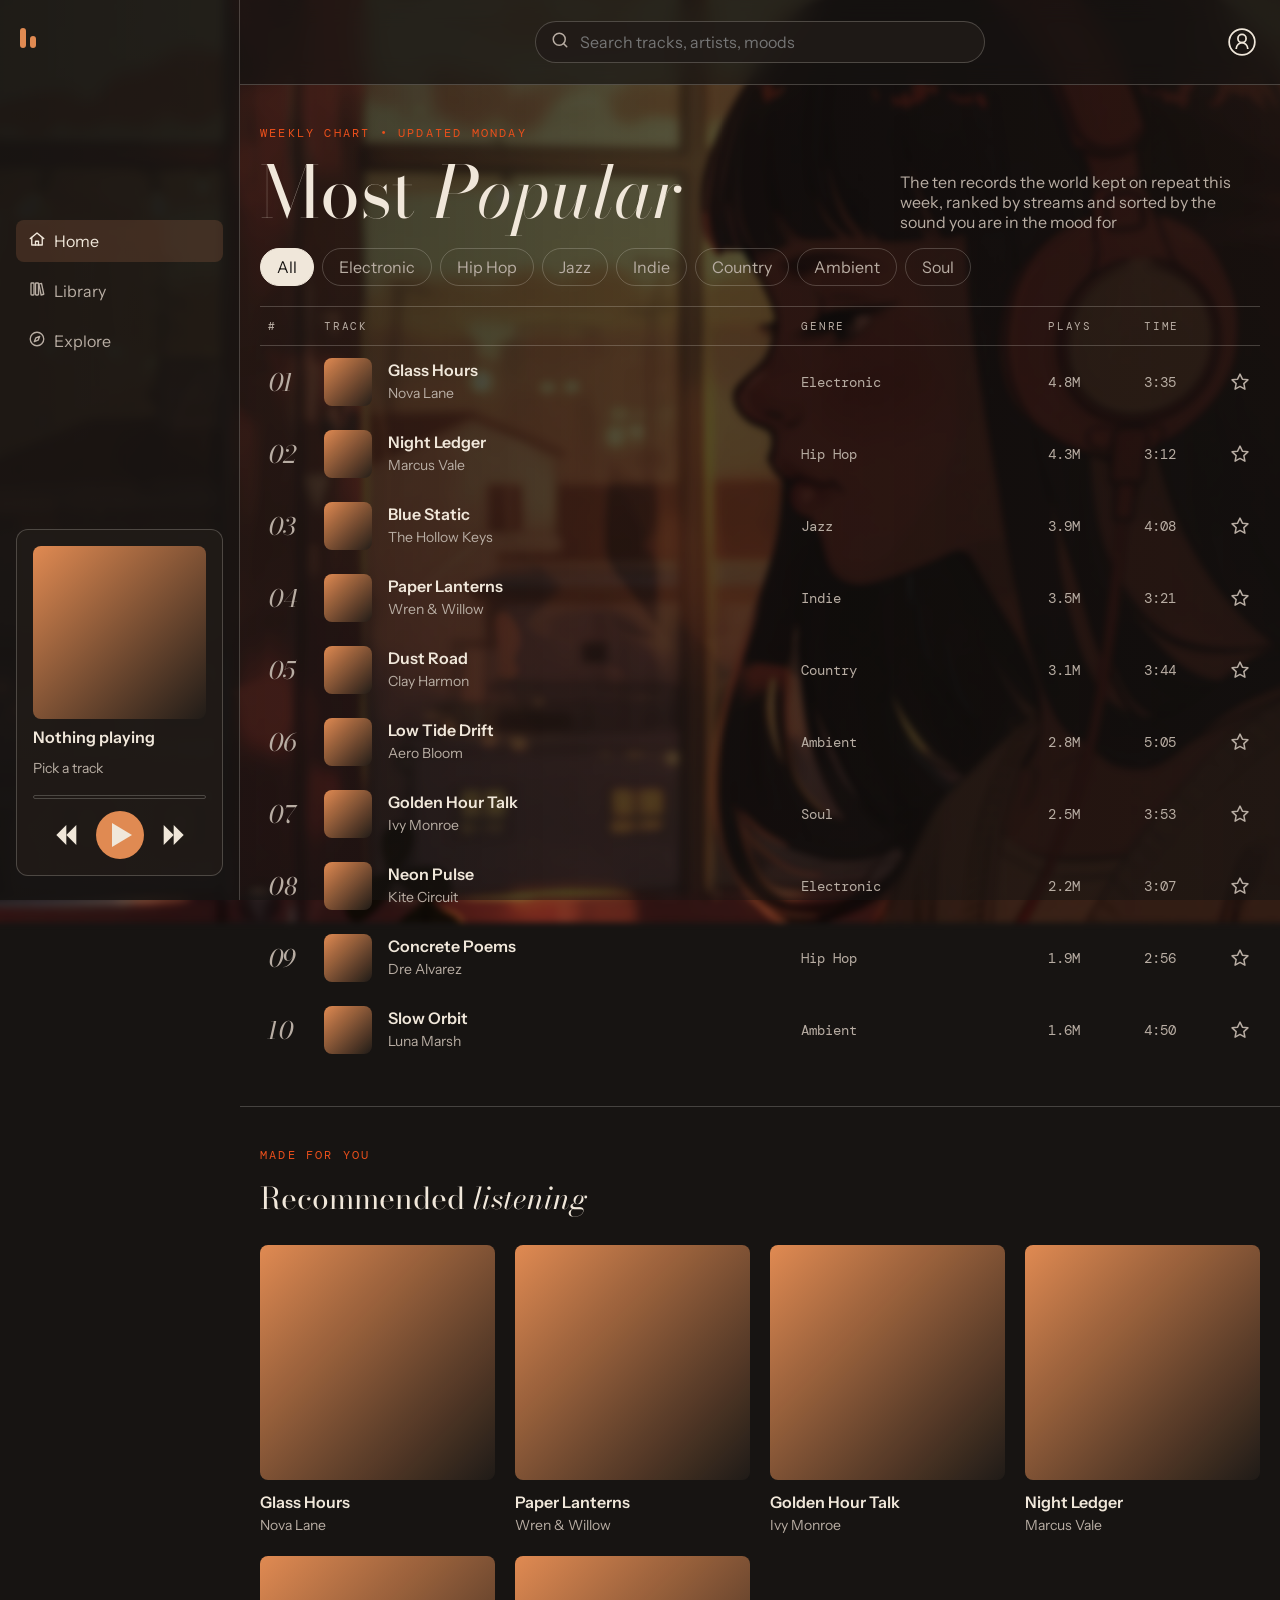
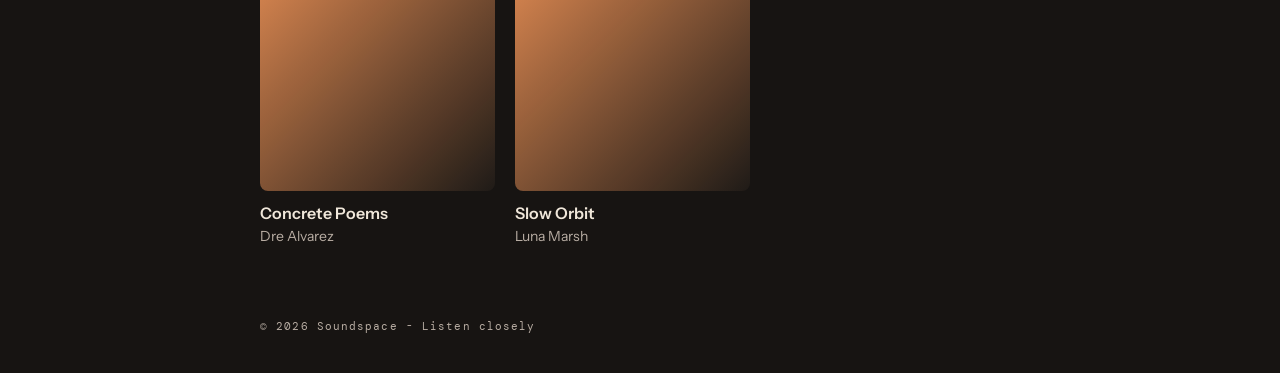
<file: index.html>
<!doctype html>
<html lang="en">
  <head>
    <meta charset="utf-8" />
    <meta name="viewport" content="width=device-width, initial-scale=1.0, viewport-fit=cover" />
    <title>Soundspace</title>
    <link rel="stylesheet" href="css/style.css" />
    <link
      href="https://fonts.googleapis.com/css2?family=Bodoni+Moda:ital,wght@0,400;1,400&family=DM+Mono&family=Instrument+Sans:wght@400;600&display=swap"
      rel="stylesheet"
    />
  </head>
  <body data-page="home" data-search-placeholder="Search tracks, artists, moods">
    <div id="root">
      <aside id="sidebar"></aside>
      <div id="content">
        <header></header>
        <main>
          <div id="top-content">
            <div>
              <p class="note">weekly chart • updated monday</p>
              <h1>Most <em>Popular</em></h1>
            </div>
            <div>
              <p id="chart-note">
                The ten records the world kept on repeat this week, ranked by
                streams and sorted by the sound you are in the mood for
              </p>
            </div>
          </div>
          <div id="songs-topic">
            <button type="button" class="is-active">All</button>
            <button type="button">Electronic</button>
            <button type="button">Hip Hop</button>
            <button type="button">Jazz</button>
            <button type="button">Indie</button>
            <button type="button">Country</button>
            <button type="button">Ambient</button>
            <button type="button">Soul</button>
          </div>
          <div id="charts">
            <div id="chart-grid">
              <span>#</span>
              <span>Track</span>
              <span>Genre</span>
              <span>Plays</span>
              <span>Time</span>
            </div>
            <ol id="chart-list">
              <li class="chart-row">
                <span class="rank">01</span>
                <div class="track-info">
                  <div class="cover"></div>
                  <div>
                    <p class="song-title">Track name</p>
                    <p class="song-artist">Artist name</p>
                  </div>
                </div>
                <span class="genre">Genre</span>
                <span class="plays">0.0M</span>
                <span class="time">0:00</span>
                <button
                  class="fav-btn"
                  type="button"
                  aria-pressed="false"
                  aria-label="Add to favorites"
                >
                  <svg
                    viewBox="0 0 24 24"
                    width="20"
                    height="20"
                    aria-hidden="true"
                  >
                    <path
                      d="M12 2.5l2.9 6.1 6.6.8-4.9 4.6 1.3 6.6L12 17.3 6.1 20.6l1.3-6.6L2.5 9.4l6.6-.8L12 2.5z"
                    />
                  </svg>
                </button>
              </li>
            </ol>
          </div>
        </main>
        <footer>
          <div id="footer-content">
            <p class="note">made for you</p>
            <h2>Recommended <em>listening</em></h2>
          </div>
          <div id="recommend-songs">
            <article class="song-card">
              <div class="cover"></div>
              <p class="song-title">Track name</p>
              <p class="song-artist">Artist name</p>
            </article>
          </div>
          <p>© 2026 Soundspace - Listen closely</p>
        </footer>
      </div>
    </div>
    <script type="module" src="js/chart.js"></script>
  </body>
</html>
</file>
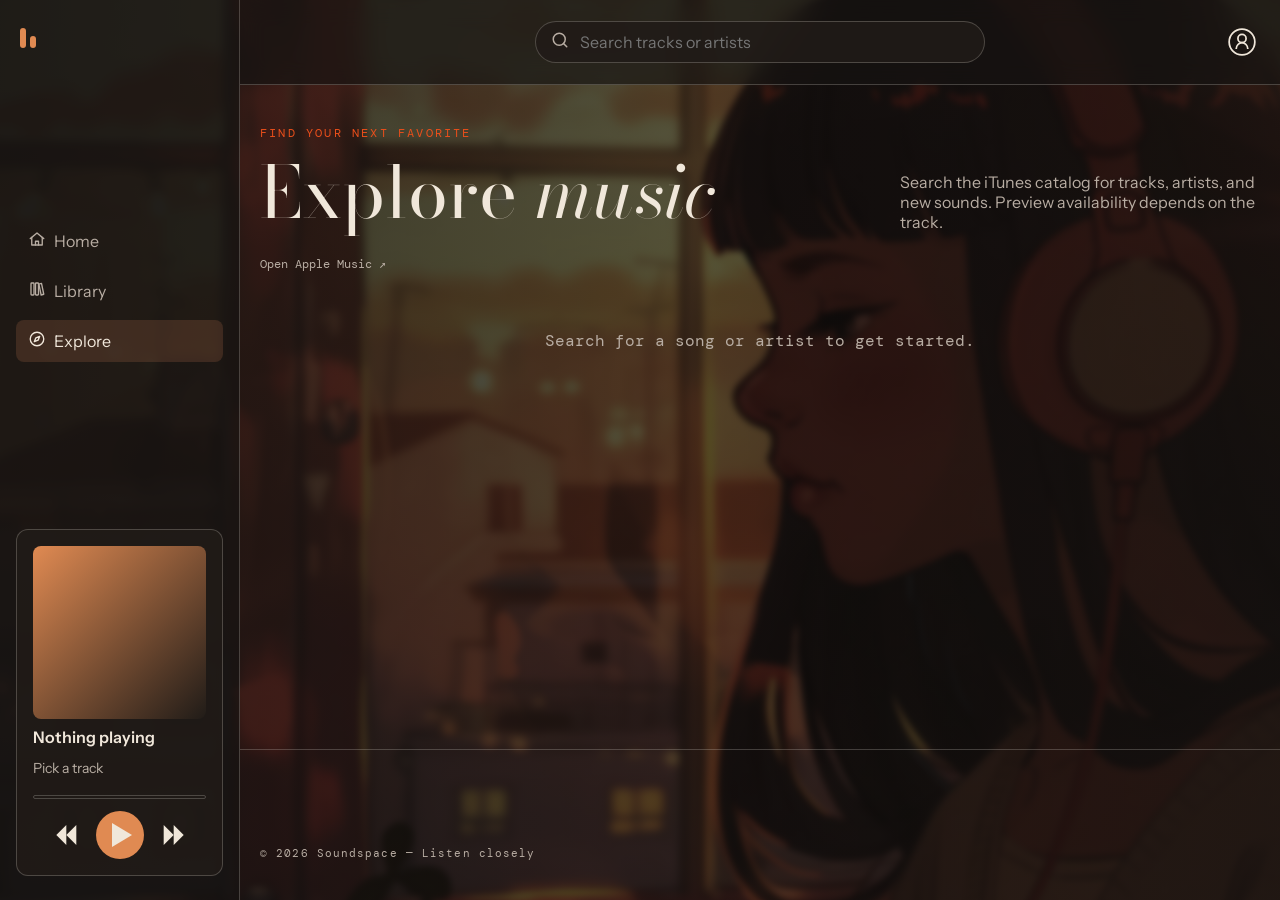
<file: explore.html>
<!doctype html>
<html lang="en">
  <head>
    <meta charset="utf-8" />
    <meta name="viewport" content="width=device-width, initial-scale=1.0, viewport-fit=cover" />
    <meta name="theme-color" content="#171412" />
    <title>Explore — Soundspace</title>
    <link rel="stylesheet" href="css/style.css" />
    <link
      href="https://fonts.googleapis.com/css2?family=Bodoni+Moda:ital,wght@0,400;1,400&family=DM+Mono&family=Instrument+Sans:wght@400;600&display=swap"
      rel="stylesheet"
    />
  </head>
  <body data-page="explore" data-search-placeholder="Search tracks or artists">
    <div id="root">
      <aside id="sidebar"></aside>
      <div id="content">
        <header></header>
        <main>
          <div id="top-content">
            <div>
              <p class="note">find your next favorite</p>
              <h1>Explore <em>music</em></h1>
            </div>
            <div>
              <p id="chart-note">
                Search the iTunes catalog for tracks, artists, and new sounds.
                Preview availability depends on the track.
              </p>
            </div>
          </div>
          <a
            class="explore-store-link"
            href="https://www.apple.com/music/"
            target="_blank"
            rel="noreferrer"
            >Open Apple Music ↗</a
          >
          <p
            id="search-status"
            class="search-status"
            role="status"
            aria-live="polite"
          >
            Search for a song or artist to get started.
          </p>
          <ol
            id="search-results"
            class="search-results"
            aria-label="Search results"
          ></ol>
        </main>
        <footer><p>© 2026 Soundspace — Listen closely</p></footer>
      </div>
    </div>

    <dialog id="name-dialog" class="modal" aria-labelledby="name-dialog-title">
      <form id="name-form" method="dialog">
        <h2 id="name-dialog-title">New playlist</h2>
        <label for="name-input">Name</label>
        <input id="name-input" name="name" maxlength="60" autocomplete="off" required />
        <p id="name-error" class="modal-error" role="alert" hidden></p>
        <div class="modal-actions">
          <button type="button" id="name-cancel">Cancel</button>
          <button type="submit" class="primary" id="name-submit">Create</button>
        </div>
      </form>
    </dialog>
    <script type="module" src="js/explore.js"></script>
  </body>
</html>
</file>
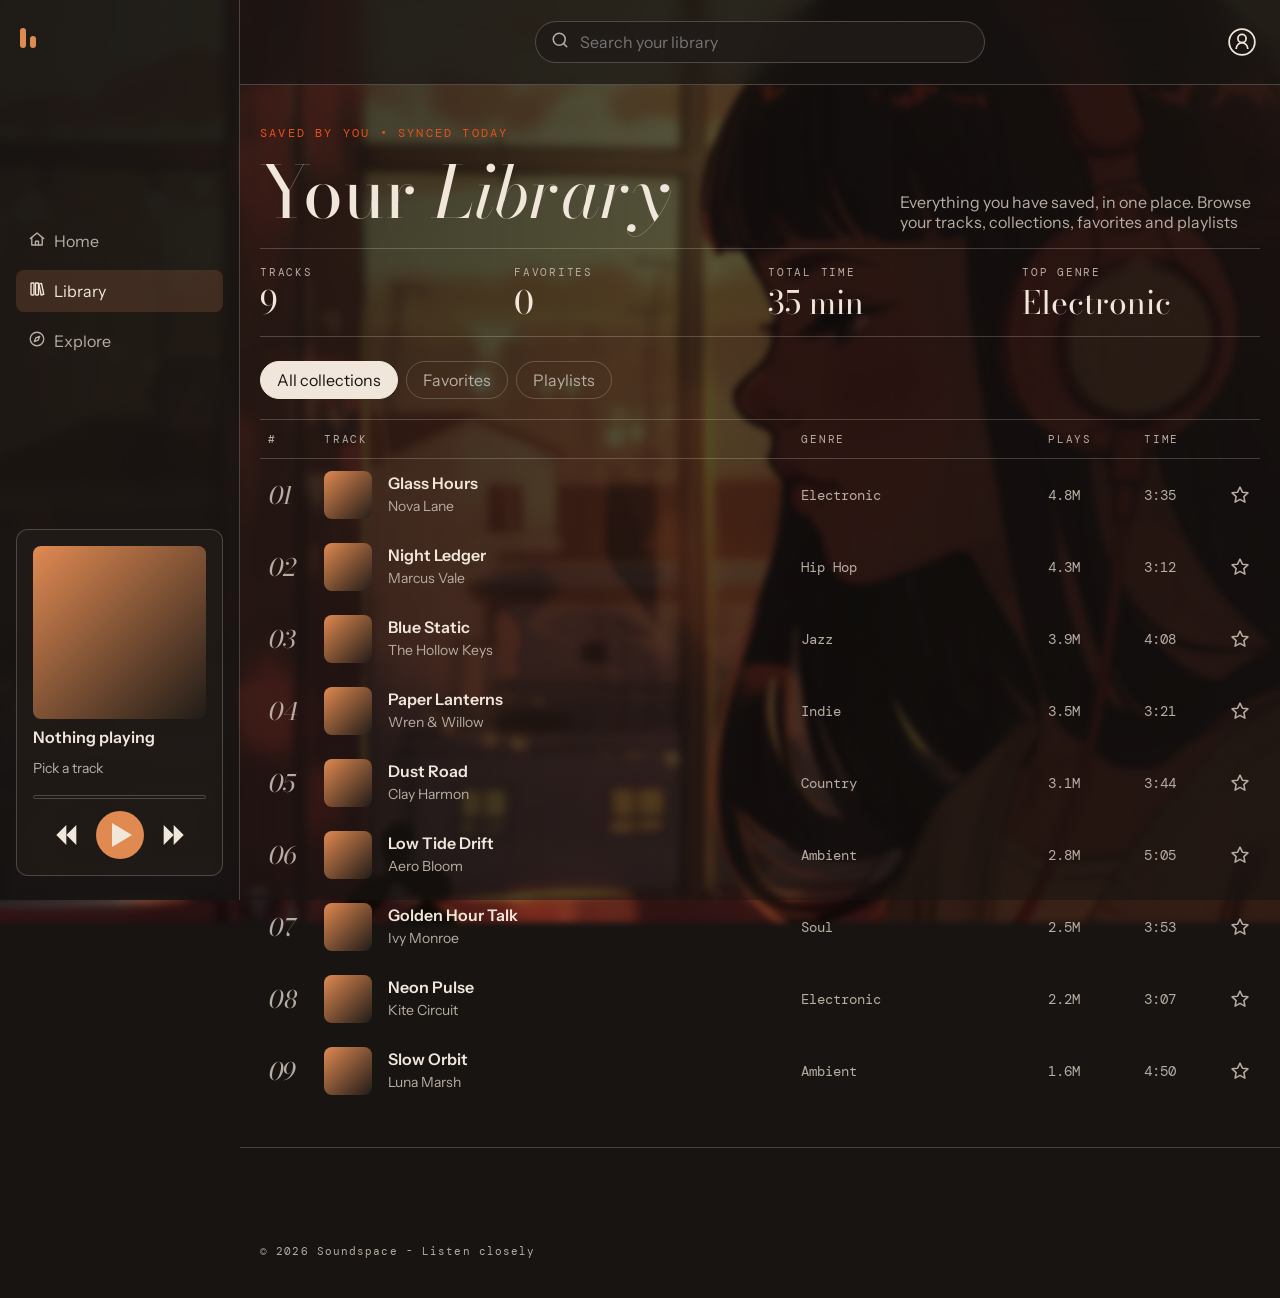
<file: library.html>
<!doctype html>
<html lang="en">
  <head>
    <meta charset="utf-8" />
    <meta name="viewport" content="width=device-width, initial-scale=1.0, viewport-fit=cover" />
    <title>Library · Soundspace</title>
    <link rel="stylesheet" href="css/style.css" />
    <link rel="stylesheet" href="css/dialog.css">
    <link
      href="https://fonts.googleapis.com/css2?family=Bodoni+Moda:ital,wght@0,400;1,400&family=DM+Mono&family=Instrument+Sans:wght@400;600&display=swap"
      rel="stylesheet"
    />
  </head>
  <body data-page="library" data-search-placeholder="Search your library">
    <div id="root">
      <aside id="sidebar"></aside>
      <div id="content">
        <header></header>
        <main>
          <div id="top-content">
            <div>
              <p class="note">saved by you • synced today</p>
              <h1>Your <em>Library</em></h1>
            </div>
            <div>
              <p id="chart-note">
                Everything you have saved, in one place. Browse your tracks,
                collections, favorites and playlists
              </p>
            </div>
          </div>
          <dl id="library-stats">
            <div><dt>Tracks</dt><dd id="stat-tracks">0</dd></div>
            <div><dt>Favorites</dt><dd id="stat-favorites">0</dd></div>
            <div><dt>Total time</dt><dd id="stat-time">0 min</dd></div>
            <div><dt>Top genre</dt><dd id="stat-genre">—</dd></div>
          </dl>
          <div id="songs-topic">
            <button type="button" class="is-active" data-view="all">All collections</button>
            <button type="button" data-view="favorites">Favorites</button>
            <button type="button" data-view="playlists">Playlists</button>
            <button type="button" id="new-playlist-btn" hidden>+ New playlist</button>
          </div>
          <div id="library-grid" hidden></div>
          <p id="playlist-hint" class="note" hidden>Select a playlist to see its tracks</p>
          <div id="charts">
            <div id="chart-grid">
              <span>#</span>
              <span>Track</span>
              <span>Genre</span>
              <span>Plays</span>
              <span>Time</span>
              <span class="playlist-action-heading" hidden>Manage</span>
            </div>
            <ol id="chart-list">
              <li class="chart-row">
                <span class="rank">01</span>
                <div class="track-info">
                  <div class="cover"></div>
                  <div>
                    <p class="song-title">Track name</p>
                    <p class="song-artist">Artist name</p>
                  </div>
                </div>
                <span class="genre">Genre</span>
                <span class="plays">0.0M</span>
                <span class="time">0:00</span>
                <button
                  class="fav-btn"
                  type="button"
                  aria-pressed="false"
                  aria-label="Add to favorites"
                >
                  <svg
                    viewBox="0 0 24 24"
                    width="20"
                    height="20"
                    aria-hidden="true"
                  >
                    <path
                      d="M12 2.5l2.9 6.1 6.6.8-4.9 4.6 1.3 6.6L12 17.3 6.1 20.6l1.3-6.6L2.5 9.4l6.6-.8L12 2.5z"
                    />
                  </svg>
                </button>
              </li>
            </ol>
          </div>
        </main>
        <footer>
          <p>© 2026 Soundspace - Listen closely</p>
        </footer>
      </div>
    </div>
    <!--Dialog create playlist-->
    <dialog id="name-dialog" class="modal" aria-labelledby="name-dialog-title">
      <form method="dialog">
        <h2 id="name-dialog-title">New playlist</h2>
        <label for="name-input">Name</label>
        <input id="name-input" maxlength="60" autocomplete="off" required />
        <p class="modal-error" role="alert" hidden></p>
        <div class="modal-actions">
          <button type="button" data-cancel>Cancel</button>
          <button type="submit" class="primary">Create</button>
        </div>
      </form>
    </dialog>
    <!--Dialog delete playlist-->
    <dialog id="confirm-dialog" class="modal" aria-labelledby="confirm-dialog-title">
      <form method="dialog">
        <h2 id="confirm-dialog-title">Delete playlist</h2>
        <p></p>
        <div class="modal-actions">
          <button type="button" data-cancel>Cancel</button>
          <button type="submit" class="danger">Delete</button>
        </div>
      </form>
    </dialog>

    <script type="module" src="js/library.js"></script>
  </body>
</html>
</file>
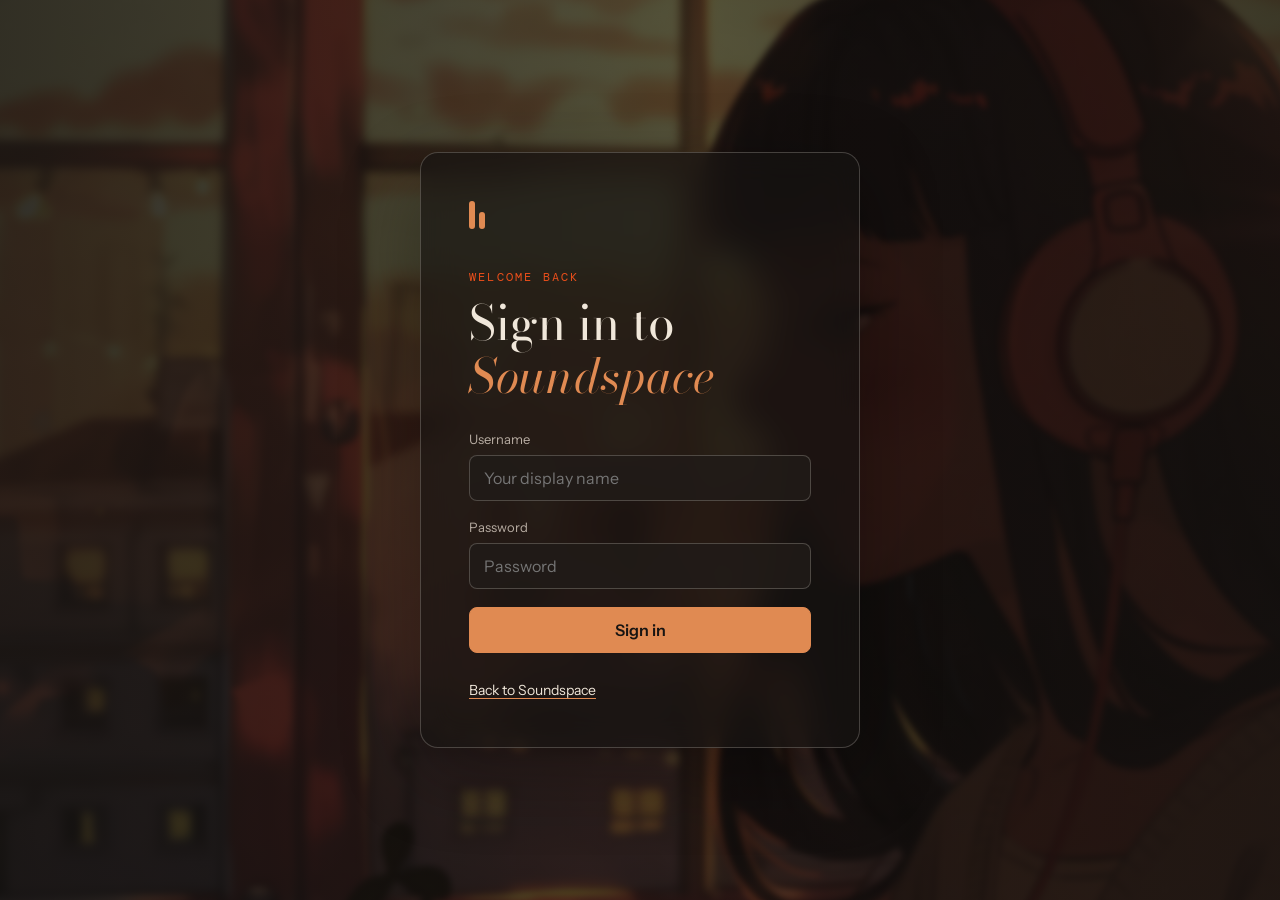
<file: login.html>
<!doctype html>
<html lang="en">
  <head>
    <meta charset="utf-8" />
    <meta name="viewport" content="width=device-width, initial-scale=1.0, viewport-fit=cover" />
    <meta name="theme-color" content="#171412" />
    <title>Login · Soundspace</title>
    <link rel="stylesheet" href="css/style.css" />
    <link href="https://fonts.googleapis.com/css2?family=Bodoni+Moda:ital,wght@0,400;1,400&family=DM+Mono&family=Instrument+Sans:wght@400;600&display=swap" rel="stylesheet" />
  </head>
  <body class="login-page">
    <main class="login">
      <a class="login-brand" href="index.html" aria-label="Soundspace home"><span></span><span></span></a>
      <p class="note">welcome back</p>
      <h1>Sign in to <em>Soundspace</em></h1>
      <form id="form-login">
        <div class="input">
          <label for="username-input">Username</label>
          <input type="text" id="username-input" name="username" autocomplete="username" placeholder="Your display name" required />
        </div>
        <div class="input">
          <label for="password-input">Password</label>
          <input type="password" id="password-input" name="password" autocomplete="current-password" placeholder="Password" required />
        </div>
        <button class="login-submit" type="submit">Sign in</button>
        <p id="login-status" role="status" aria-live="polite" hidden></p>
      </form>
      <p class="login-back"><a href="index.html">Back to Soundspace</a></p>
    </main>
    <script type="module" src="js/login.js"></script>
  </body>
</html>
</file>
<file: css/style.css>
/* Theme variables */
*, *::before, *::after {
    box-sizing: border-box;
}
:root {
    --bg: #171412;
    --surface2: rgba(33, 28, 24, 0.88);
    --surface-hover: rgba(196, 123, 80, 0.12);
    --surface-active: rgba(196, 123, 80, 0.20);
    --text: #F0E7DA;
    --font-sans: 'Instrument Sans', system-ui, sans-serif;
    --font-note: 'DM Mono', monospace;
    --font-heading: 'Bodoni Moda', serif;
    --color-signal: #ea4f1b;
    --border: rgba(241, 236, 228, 0.22);
    --border-strong: rgba(241, 236, 228, 0.5);
    --glass: rgba(23, 20, 18, 0.68);
    --accent: #E08A52;
    --text-muted: #B8ADA3;
    --color-fav: #D8A451;
    --sidebar-width: 240px;
}
html, body {
    width: 100%;
    margin: 0;
    overflow-x: clip;
}

body {
    position: relative;
    isolation: isolate;

    background-color: var(--bg);
    font-family: var(--font-sans);
    color: var(--text);
}

body::before {
    content: "";
    position: fixed;
    inset: 0;
    z-index: -2;
    pointer-events: none;

    background: url("../images/bg.jpg") center / cover no-repeat;
    filter: blur(3px) brightness(0.52) saturate(0.9);
    transform: scale(1.05);
}

body::after {
    content: "";
    position: fixed;
    inset: 0;
    z-index: -1;
    pointer-events: none;

    background: linear-gradient(
        90deg,
        rgba(23, 20, 18, 0.75) 0%,
        rgba(23, 20, 18, 0.43) 55%,
        rgba(23, 20, 18, 0.65) 100%
    );
}
/* Login page */
.login-page {
    min-height: 100vh;
    display: grid;
    place-items: center;
    padding: 24px;
}
.login {
    width: min(100%, 440px);
    padding: clamp(24px, 6vw, 48px);
    border: 1px solid var(--border);
    border-radius: 18px;
    background: var(--glass);
    box-shadow: 0 24px 80px rgba(0, 0, 0, .32);
    backdrop-filter: blur(16px);
    -webkit-backdrop-filter: blur(16px);
}
.login-brand {
    display: flex;
    align-items: flex-end;
    gap: 4px;
    width: 18px;
    height: 28px;
    margin-bottom: 40px;
}
.login-brand span { width: 6px; border-radius: 3px; background: var(--accent); }
.login-brand span:first-child { height: 100%; }
.login-brand span:last-child { height: 60%; }
.login h1 {
    margin: 0 0 28px;
    font-family: var(--font-heading);
    font-size: clamp(34px, 8vw, 48px);
    font-weight: 400;
    line-height: 1.1;
}
.login h1 em { color: var(--accent); }
#form-login { display: grid; gap: 18px; }
#form-login .input { display: grid; gap: 8px; }
#form-login label { color: var(--text-muted); font-size: 13px; }
#form-login input {
    width: 100%;
    padding: 12px 14px;
    border: 1px solid var(--border);
    border-radius: 8px;
    outline: none;
    background: var(--surface2);
}
#form-login input:focus { border-color: var(--accent); box-shadow: 0 0 0 3px rgba(196, 123, 80, .12); }
.login-submit {
    padding: 12px 14px;
    border: 1px solid var(--accent);
    border-radius: 8px;
    background: var(--accent);
    color: var(--bg);
    font-weight: 600;
}
.login-submit:hover, .login-submit:focus-visible { filter: brightness(1.1); }
#login-status { margin: 0; color: var(--text-muted); font-size: 14px; }
.login-back { margin: 28px 0 0; color: var(--text-muted); font-size: 14px; }
.login-back a { color: var(--text); text-decoration-color: var(--accent); text-underline-offset: 3px; }
/* Home page */
button, input {
    color: inherit;
    font: inherit;
}
button {
    cursor: pointer;
}
/* Two columns */
#root {
    display: grid;
    grid-template-columns: var(--sidebar-width) 1fr;
}
/* Sidebar */
#sidebar {
    display: flex;
    flex-direction: column;
    position: sticky;
    top: 0;
    height: 100dvh;
    overflow-y: auto;
    justify-content: space-between;
    background: var(--glass);
    padding: 24px 16px;
    gap: 24px;
    border-right: 1px solid var(--border);
}
#soundspace-logo {
    display: flex;
    align-items: flex-end;
    padding: 4px;
    height: 28px;
    gap: 4px;
}
#soundspace-logo span {
    background: var(--accent);
    width: 6px;
    border-radius: 3px;
}
#soundspace-logo > span:first-child {
    height: 100%;
}
#soundspace-logo > span:last-child {
    height: 60%;
}
/* Menu */
#menu {
    display: flex;
    flex-direction: column;
    gap: 8px;
}
#menu a {
    display: flex;
    justify-content: flex-start;
    align-items: center;
    text-align: left;
    border: 0;
    gap: 8px;
    border-radius: 8px;
    color: var(--text-muted);
    padding: 10px 12px;
    background: transparent;
    text-decoration: none;
    transition: .2s ease;
}
#menu a span {
    margin: 0;
}
#menu a svg {
    height: 18px;
    width: 18px;
    flex-shrink: 0;
}
#menu a:hover {
    color: var(--text);
    background: var(--surface-hover);
    transform: scale(1.06);
}
#menu a.is-active {
    color: var(--text);
    background: var(--surface-active);
}
#menu a[aria-disabled="true"] {
    opacity: 0.45;
    cursor: not-allowed;
    pointer-events: none;
}
/* Player */
#player {
    display: flex;
    flex-direction: column;
    padding: 16px;
    gap: 8px;
    background: var(--surface2);
    border: 1px solid var(--border);
    border-radius: 12px;
}
#player .cover {
    width: 100%;
    aspect-ratio: 1/1;
}
#progress {
    position: relative;
    height: 4px;
    border-radius: 2px;
    margin-top: 8px;
    cursor: pointer;
    border: 1px solid var(--border);
}
#progress:focus-visible {
    outline: 2px solid var(--accent);
    outline-offset: 4px;
}
#progress::before {
    content: "";
    position: absolute;
    inset: -10px 0;
}
#progress span {
    display: block;
    height: 100%;
    width: 0;
    background: var(--accent);
    border-radius: inherit;
}
#controls {
    display: flex;
    justify-content: center;
    align-items: center;
    margin-top: 4px;
    gap: 8px;
}
#controls button {
    display: grid;
    place-items: center;
    padding: 0;
    border: 0;
    width: 40px;
    height: 40px;
    background: transparent;
    border-radius: 50%;
    color: var(--text);
    transition: .2s ease;
}
#controls svg {
    width: 40px;
    height: 40px;
}
#controls #play-btn {
    height: 48px;
    width: 48px;
    background: var(--accent);
}
#controls #play-btn svg {
    width: 48px;
    height: 48px;
}
#controls button:hover {
    background: var(--accent);
    filter: brightness(1.12);
    transform: scale(1.04)
}
/* Main content */
#content {
    display: grid;
    grid-template-rows: auto 1fr auto;
    min-width: 0;
    min-height: 0;
}
header {
    display: grid;
    grid-template-columns: 1fr minmax(0, 450px) 1fr;
    align-items: center;
    gap: 16px;
    padding: 20px 16px;
    border-bottom: 1px solid var(--border);
    background: var(--glass);
    backdrop-filter: blur(12px);
    -webkit-backdrop-filter: blur(12px);
}
#search {
    position: relative;
    grid-column: 2;
}
#search-bar {
    width: 100%;
    outline: none;
    border: 1px solid var(--border);
    background: var(--surface2);
    border-radius: 999px;
    padding: 10px 16px 10px 44px;
    transition: .2s ease;
}
#search-bar:focus {
    outline: none;
    box-shadow: 0 0 0 3px rgba(196, 123, 80, 0.12);
    border: 1px solid var(--accent);
}
#search label {
    position: absolute;
    left: 16px;
    top: 50%;
    transform: translateY(-50%);
    display: grid;
    place-items: center;
    color: var(--text-muted);
}
#search svg {
    height: 18px;
    width: 18px;
}
#profile-btn {
    display: grid;
    place-items: center;
    grid-column: 3;
    justify-self: end;
    width: 44px;
    height: 44px;
    padding: 0;
    background: transparent;
    border: 0;
    border-radius: 50%;
    color: var(--text);
    text-decoration: none;
    transition: .2s ease;
}
#profile-btn:hover {
    background: var(--surface-hover);
}
#profile-btn:focus-visible {
    border: 1px solid var(--border-strong);
    background: var(--surface-active);
    filter: brightness(1.4);
}
#profile-btn svg * {
    stroke: var(--text);
}
#profile-btn svg {
    width: 28px;
    height: 28px;
}
main {
    padding: 40px 20px;
}
/* Song text (shared by chart rows, player and cards) */
.cover {
    background: linear-gradient(135deg, var(--accent), var(--surface2));
    border-radius: 8px;
}
.song-title {
    margin: 0;
    height: 24px;
    font-size: 16px;
    font-weight: 600;
    color: var(--text);
    white-space: nowrap;
    overflow: hidden;
    text-overflow: ellipsis;
}
.song-artist {
    margin: 0;
    height: 20px;
    font-size: 14px;
    font-weight: 400;
    color: var(--text-muted);
    white-space: nowrap;
    overflow: hidden;
    text-overflow: ellipsis;
}
/* Top content */
.note {
    text-transform: uppercase;
    color: var(--color-signal);
    margin: 0 0 12px;
    font-size: 12px;
    font-family: var(--font-note);
    letter-spacing: 2.2px;
}
#top-content {
    display: flex;
    justify-content: space-between;
    align-items: flex-end;
    flex-wrap: wrap;
    gap: 24px;
    margin: 0 0 16px;
}
#top-content #chart-note {
    margin: 0;
}
#top-content h1 {
    margin: 0;
    font-size: 72px;
    font-family: var(--font-heading);
    font-weight: 400;
    line-height: 1.1;
}
#top-content > div:last-child {
    max-width: 360px;
    color: var(--text-muted);
}
/* Song topics */
#songs-topic {
    display: flex;
    flex-wrap: wrap;
    gap: 8px;
    margin-bottom: 8px;
}
#songs-topic button {
    padding: 8px 16px;
    font-weight: 400;
    border: 1px solid var(--border);
    outline: none;
    border-radius: 999px;
    color: var(--text-muted);
    background: transparent;
    transition: .2s ease;
}
#songs-topic button:hover {
    transform: scale(1.02) translateY(-3px);
    border-color: var(--text-muted);
    color: var(--text);
    background: var(--surface-hover);
}
#songs-topic button:active {
    transform: scale(0.99);
}
#songs-topic button.is-active {
    background: var(--text);
    color: var(--bg);
    border-color: var(--text);
}
#songs-topic button:focus-visible {
    outline: 2px solid var(--color-signal);
    outline-offset: 2px;
}
/* Charts */
#charts {
    --chart-col: 40px minmax(0, 2fr) minmax(0, 1fr) 80px 60px 32px;
    --chart-gap: 16px;
    --chart-padding: 12px 8px;
    min-width: 0;
}
#charts[hidden] {
    display: none;
}
#chart-grid {
    display: grid;
    grid-template-columns: var(--chart-col);
    margin-top: 20px;
    border-top: 1px solid var(--border);
    border-bottom: 1px solid var(--border);
    column-gap: var(--chart-gap);
    padding: var(--chart-padding);
    font-family: var(--font-note);
    text-transform: uppercase;
    color: var(--text-muted);
    font-size: 11px;
    letter-spacing: 1.76px;
}
#chart-list {
    list-style: none;
    margin: 0;
    padding: 0;
}
#charts.is-playlist-view {
    --chart-col: 40px minmax(0, 2fr) minmax(0, 1fr) 80px 60px 32px 40px;
}
#charts.is-playlist-view #chart-grid > .playlist-action-heading {
    display: block;
    grid-column: 7;
}
#charts.is-playlist-view #chart-grid > .playlist-action-heading {
    text-align: center;
    font-size: 10px;
    letter-spacing: .3px;
    overflow: hidden;
}
#charts.is-playlist-view .remove-from-playlist-btn {
    display: grid;
    place-items: center;
    width: 32px;
    height: 32px;
    padding: 0;
    border: 1px solid var(--border);
    border-radius: 50%;
    color: var(--text-muted);
    background: transparent;
    font-size: 20px;
}
#charts.is-playlist-view .remove-from-playlist-btn:hover { color: #f29b7b; border-color: #f29b7b; }
#chart-list .chart-row > * {
    min-width: 0;
}
#chart-list .chart-row {
    display: grid;
    cursor: pointer;
    grid-template-columns: var(--chart-col);
    padding: var(--chart-padding);
    column-gap: var(--chart-gap);
    align-items: center;
    border-radius: 8px;
    color: var(--text-muted);
    transition: background 0.2s ease, filter .2s ease, transform .2s ease;
}
#chart-list .empty {
    padding: 24px 8px;
    text-align: center;
    color: var(--text-muted);
    font-family: var(--font-note);
    font-size: 16px;
}
.chart-row:hover {
    background-color: var(--surface-hover);
    transform: scaleX(1.01);
}
.chart-row:active {
    transform: scaleX(0.99);
}
.chart-row.is-playing .song-title{
    color: var(--color-signal);
}
.chart-row:focus-visible, .song-card:focus-visible {
    outline: 2px solid var(--accent);
    outline-offset: 3px;
}
/*Animation chart-bar moving up and down */
.chart-bar {
    display: flex;
    align-items: flex-end;
    gap: 2px;
    height: 14px;
    width: 13px;
}
.chart-bar .bar {
    width: 3px;
    height: 100%;
    background: var(--color-signal);
    border-radius: 1px;
    transform-origin: bottom;
    animation: 0.9s barMove ease-in-out infinite alternate;
}
.bar:nth-child(2) {
    animation-delay: -0.15s;
}
.bar:nth-child(3) {
    animation-delay: -0.3s;
}
@keyframes barMove {
    0%, 100% {
        transform: scaleY(0.25);
    }
    50% {
        transform: scaleY(1);
    }
}
.is-paused .chart-bar .bar {
    animation-play-state: paused;
}
/*Chart row */
.track-info {
    display: flex;
    align-items: center;
    gap: 16px;
    font-family: var(--font-sans);
}
.track-info .cover {
    flex: 0 0 48px;
    width: 48px;
    height: 48px;
    background: linear-gradient(135deg, var(--accent), var(--surface2));
}
.track-info > div:last-child {
    min-width: 0;
}
.rank {
    font-family: var(--font-heading);
    font-style: italic;
    font-size: 24px;
    font-weight: 400;
}
.genre, .plays, .time {
    font-family: var(--font-note);
    font-size: 14px;
}
.fav-btn {
    justify-self: start;
    display: grid;
    place-items: center;
    padding: 0;
    border: 0;
    height: 40px;
    width: 40px;
    border-radius: 50%;
    color: var(--text-muted);
    background: transparent;
    transition: .2s ease;
}
.fav-btn[aria-pressed="true"] {
    color: var(--color-fav);
}
.fav-btn[aria-pressed="true"] svg {
    fill: currentColor;
}
.fav-btn svg {
    fill: none;
    stroke: currentColor;
    stroke-width: 1.8;
    stroke-linejoin: round;
}
.fav-btn:hover {
    color: var(--color-fav);
}
.fav-btn:active {
    transform: scale(0.88);
}
.fav-btn:focus-visible {
    outline: 2px solid var(--color-fav);
    outline-offset: 2px;
}
/* Explore search */
.explore-store-link {
    display: inline-block;
    margin: 8px 0 16px;
    color: var(--text-muted);
    font-family: var(--font-note);
    font-size: 12px;
    text-decoration: none;
}
.explore-hint {
    padding: 16px;
    border: 1px solid var(--border);
    border-radius: 12px;
    background: var(--surface2);
}
.explore-hint .note { margin-bottom: 8px; font-size: 10px; }
.explore-hint p:last-child { margin: 0; color: var(--text-muted); font-size: 13px; line-height: 1.5; }
.explore-store-link:hover { color: var(--text); }
.search-status {
    margin: 24px 0 12px;
    padding: 18px 12px;
    color: var(--text-muted);
    font-family: var(--font-note);
    text-align: center;
}
.search-status[data-state="error"] { color: #f29b7b; }
.search-results {
    list-style: none;
    margin: 0;
    padding: 0;
}
.search-result {
    display: grid;
    grid-template-columns: 56px minmax(0, 1fr) 48px auto;
    align-items: center;
    gap: 16px;
    min-width: 0;
    padding: 12px 8px;
    border-bottom: 1px solid var(--border);
    border-radius: 8px;
    transition: background 0.2s ease, filter .2s ease, transform .2s ease;
}
.search-result:hover {
    background-color: var(--surface-hover);
    transform: scaleX(1.01);
}
.search-result:active {
    transform: scaleX(0.99);
}
.search-result .cover {
    display: block;
    width: 56px;
    height: 56px;
    object-fit: cover;
    background-size: cover;
    background-position: center;
    background: linear-gradient(135deg, var(--accent), var(--surface2));
}
.search-result-info { min-width: 0; }
.search-result-info .song-title, .search-result-info .song-artist {
    height: auto;
    text-overflow: ellipsis;
}
.search-result .time { color: var(--text-muted); }
.search-result-actions {
    display: flex;
    align-items: center;
    justify-content: flex-end;
    gap: 12px;
    white-space: nowrap;
}
.search-result-actions a, .preview-btn {
    color: var(--text);
    font: inherit;
    font-size: 13px;
}
.search-result-actions a { text-decoration: none; color: var(--text-muted); }
.search-result-actions a:hover { color: var(--accent); }
.preview-btn {
    padding: 8px 12px;
    border: 1px solid var(--border);
    border-radius: 999px;
    background: transparent;
}
.preview-btn:hover { border-color: var(--accent); background: var(--surface-hover); }
.playlist-select {
    max-width: 128px;
    padding: 8px 10px;
    border: 1px solid var(--border);
    border-radius: 999px;
    color: var(--text);
    background: var(--surface2);
    font-size: 12px;
}
.search-result.is-playing .song-title { color: var(--color-signal); }
.preview-unavailable { color: var(--text-muted); font-size: 12px; }
/* Footer content */
footer {
    padding: 40px 20px;
    border-top: 1px solid var(--border);
}
#footer-content {
    margin: 0 0 24px;
}
#footer-content h2 {
    margin: 0;
    font-weight: 400;
    font-family: var(--font-heading);
    font-size: 30px;
}
/* Recommended song cards */
#recommend-songs {
    display: grid;
    grid-template-columns: repeat(auto-fill, minmax(200px, 1fr));
    gap: 20px;
    padding: 0 0 16px;
}
.song-card {
    display: flex;
    flex-direction: column;
    min-width: 0;
}
.song-card .cover {
    width: 100%;
    aspect-ratio: 1/1;
    background: linear-gradient(135deg, var(--accent), var(--surface2));
    margin-bottom: 12px;
}
#library-grid .song-artist {
    height: auto;
    white-space: normal;
    overflow: visible;
    text-overflow: clip;
}
footer > p:last-child {
    color: var(--text-muted);
    font-family: var(--font-note);
    margin: 32px 0 0;
    padding-top: 24px;
    font-size: 11px;
    letter-spacing: 1.1px;
}
/* Library: playlist cards */
#library-grid {
    display: grid;
    grid-template-columns: repeat(auto-fill, minmax(200px, 1fr));
    gap: 20px;
    margin: 20px 0 24px;
}
#library-grid[hidden] {
    display: none;
}
#library-grid .song-card {
    cursor: default;
    padding: 12px;
    border: 1px solid transparent;
    border-radius: 12px;
    transition: .2s ease;
}
#library-grid .song-card:hover {
    background: var(--surface-hover);
}
#library-grid .song-card.is-active {
    border-color: var(--accent);
    background: var(--surface-active);
}
#library-grid .song-card.is-active .cover {
    outline: 2px solid var(--accent);
}
.playlist-card-actions {
    display: flex;
    flex-wrap: wrap;
    gap: 6px;
    margin-top: 12px;
}
.playlist-card-actions button {
    padding: 6px 9px;
    border: 1px solid var(--border);
    border-radius: 999px;
    color: var(--text-muted);
    background: transparent;
    font-size: 12px;
}
.playlist-card-actions button:hover { color: var(--text); border-color: var(--accent); background: var(--surface-hover); }
.playlist-card-actions .playlist-open-btn { color: var(--text); }
 
/* Library: stats strip */
#library-stats {
    display: flex;
    flex-wrap: wrap;
    gap: 16px;
    margin: 0 0 24px;
    padding: 16px 0;
    border-top: 1px solid var(--border);
    border-bottom: 1px solid var(--border);
    font-family: var(--font-note);
}
#library-stats > div {
    flex: 1 1 140px;
    min-width: 0;
}
#library-stats dt {
    margin: 0 0 6px;
    font-family: var(--font-note);
    font-size: 11px;
    letter-spacing: 1.76px;
    text-transform: uppercase;
    color: var(--text-muted);
}
#library-stats dd {
    margin: 0;
    font-family: var(--font-heading);
    font-size: 32px;
    line-height: 1.1;
    white-space: nowrap;
    overflow: hidden;
    text-overflow: ellipsis;
}
/* Responsive */
@media (max-width: 800px) {
    #root {
        grid-template-columns: minmax(0, 1fr);
    }
    #sidebar {
        position: static;
        height: auto;
        min-width: 0;
        border-right: 0;
        border-bottom: 1px solid var(--border);
        gap: 16px;
    }
    #menu {
        flex-direction: row;
        flex-wrap: wrap;
    }
    #content { min-width: 0; }
    header {
        grid-template-columns: 1fr auto;
    }
    #search {
        grid-column: 1;
    }
    #profile-btn {
        grid-column: 2;
    }
    main, footer {
        padding: 24px 16px;
    }
    #top-content h1 { font-size: clamp(44px, 8vw, 72px); }
    #charts {
        --chart-col: 32px minmax(0, 1fr) 48px 32px;
        --chart-gap: 12px;
    }
    #chart-grid > :nth-child(3),
    #chart-grid > :nth-child(4),
    #chart-list .genre,
    #chart-list .plays {
        display: none;
    }
    #library-stats dd {
        font-size: 24px;
    }
    #player {
        display: grid;
        grid-template-columns: 56px minmax(0, 1fr) 104px;
        grid-template-rows: auto auto 4px;
        align-items: center;
        column-gap: 12px;
        row-gap: 2px;
        padding: 10px 12px;
        position: fixed;
        left: 0; right: 0; bottom: 0;
        z-index: 20;
        border-radius: 12px 12px 0 0;
        padding-bottom: calc(10px + env(safe-area-inset-bottom));
        backdrop-filter: blur(12px);
        -webkit-backdrop-filter: blur(12px);
    }
    #player .cover { grid-column: 1; grid-row: 1 / 4; width: 56px; aspect-ratio: 1; }
    #player .song-title { grid-column: 2; grid-row: 1; align-self: end; }
    #player .song-artist { grid-column: 2; grid-row: 2; align-self: start; }
    #progress { grid-column: 2 / 4; grid-row: 3; width: 100%; margin: 0; }
    #controls { grid-column: 3; grid-row: 1 / 3; margin: 0; gap: 2px; }
    #controls button { width: 28px; height: 32px; }
    #controls svg { width: 28px; height: 28px; }
    #controls #play-btn { width: 36px; height: 36px; }
    #controls #play-btn svg { width: 36px; height: 36px; }
    .search-result { grid-template-columns: 48px minmax(0, 1fr) auto; gap: 12px; }
    .search-result .cover { width: 48px; height: 48px; }
    .search-result .time { display: none; }
    .search-result-actions { gap: 8px; }
    .search-result-actions .preview-btn { padding: 7px 9px; }
    .playlist-select { max-width: 92px; padding: 7px 6px; }
    #charts.is-playlist-view { --chart-col: 32px minmax(0, 1fr) 36px 32px 32px; }
    #charts.is-playlist-view #chart-grid > .playlist-action-heading { grid-column: 5; }
}

@media (prefers-reduced-motion: reduce) {
    *, *::before, *::after { animation-duration: 0.01ms !important; animation-iteration-count: 1 !important; transition-duration: 0.01ms !important; scroll-behavior: auto !important; }
}
@media (max-width: 520px) {
    #menu { display: grid; grid-template-columns: repeat(2, minmax(0, 1fr)); }
    #player { grid-template-columns: 48px minmax(0, 1fr) 88px; column-gap: 8px; padding: 10px;  padding-bottom: calc(10px + env(safe-area-inset-bottom));}
    #player .cover { width: 48px; }
    #controls { gap: 0; }
    #controls button { width: 24px; height: 30px; }
    #controls svg { width: 24px; height: 24px; }
    #controls #play-btn { width: 32px; height: 32px; }
    #controls #play-btn svg { width: 32px; height: 32px; }
    .search-result { grid-template-columns: 40px minmax(0, 1fr); }
    .search-result .cover { width: 40px; height: 40px; }
    .search-result-actions { grid-column: 2; justify-content: flex-start; flex-wrap: wrap; }
}
</file>
<file: css/dialog.css>
/* Dialog component.
   Phụ thuộc các biến khai báo trong :root của style.css
   (--bg, --text, --text-muted, --border, --surface2, --accent, --font-heading).
   Luôn link file này SAU style.css. */

.modal {
    padding: 0; /* padding đặt ở form để click ra ngoài vẫn nhận ra là click backdrop */
    width: min(92vw, 400px);
    border: 1px solid var(--border);
    border-radius: 12px;
    background: var(--bg);
    color: var(--text);
    box-shadow: 0 24px 80px rgba(0, 0, 0, .5);
}
.modal[open] {
    animation: modalIn .18s ease-out;
}
.modal::backdrop {
    background: rgba(0, 0, 0, .6);
    backdrop-filter: blur(4px);
    -webkit-backdrop-filter: blur(4px);
}
.modal[open]::backdrop {
    animation: backdropIn .18s ease-out;
}
.modal form {
    display: grid;
    gap: 12px;
    padding: 24px;
}
.modal h2 {
    margin: 0 0 4px;
    font-family: var(--font-heading);
    font-size: 26px;
    font-weight: 400;
}
.modal p {
    margin: 0;
    color: var(--text-muted);
    font-size: 14px;
    line-height: 1.5;
}
.modal label {
    color: var(--text-muted);
    font-size: 13px;
}
.modal input {
    width: 100%;
    padding: 10px 12px;
    border: 1px solid var(--border);
    border-radius: 8px;
    outline: none;
    background: var(--surface2);
}
.modal input:focus {
    border-color: var(--accent);
    box-shadow: 0 0 0 3px rgba(196, 123, 80, .12);
}
.modal input[aria-invalid="true"] {
    border-color: #f29b7b;
}
.modal .modal-error {
    color: #f29b7b;
    font-size: 13px;
}
.modal .modal-error[hidden] {
    display: none;
}
.modal-actions {
    display: flex;
    justify-content: flex-end;
    gap: 8px;
    margin-top: 8px;
}
.modal-actions button {
    padding: 8px 16px;
    border: 1px solid var(--border);
    border-radius: 999px;
    background: transparent;
    transition: .2s ease;
}
.modal-actions button:hover {
    border-color: var(--accent);
    background: var(--surface-hover);
}
.modal-actions button:focus-visible {
    outline: 2px solid var(--accent);
    outline-offset: 2px;
}
.modal-actions .primary {
    border-color: var(--accent);
    background: var(--accent);
    color: var(--bg);
    font-weight: 600;
}
.modal-actions .primary:hover {
    background: var(--accent);
    filter: brightness(1.1);
}
.modal-actions .danger {
    border-color: #f29b7b;
    background: #f29b7b;
    color: var(--bg);
    font-weight: 600;
}
.modal-actions .danger:hover {
    background: #f29b7b;
    filter: brightness(1.1);
}
/* Khóa cuộn trang phía sau khi dialog mở */
body:has(.modal[open]) {
    overflow: hidden;
}
@keyframes modalIn {
    from { opacity: 0; transform: translateY(8px) scale(.98); }
    to   { opacity: 1; transform: none; }
}
@keyframes backdropIn {
    from { opacity: 0; }
    to   { opacity: 1; }
}
</file>
